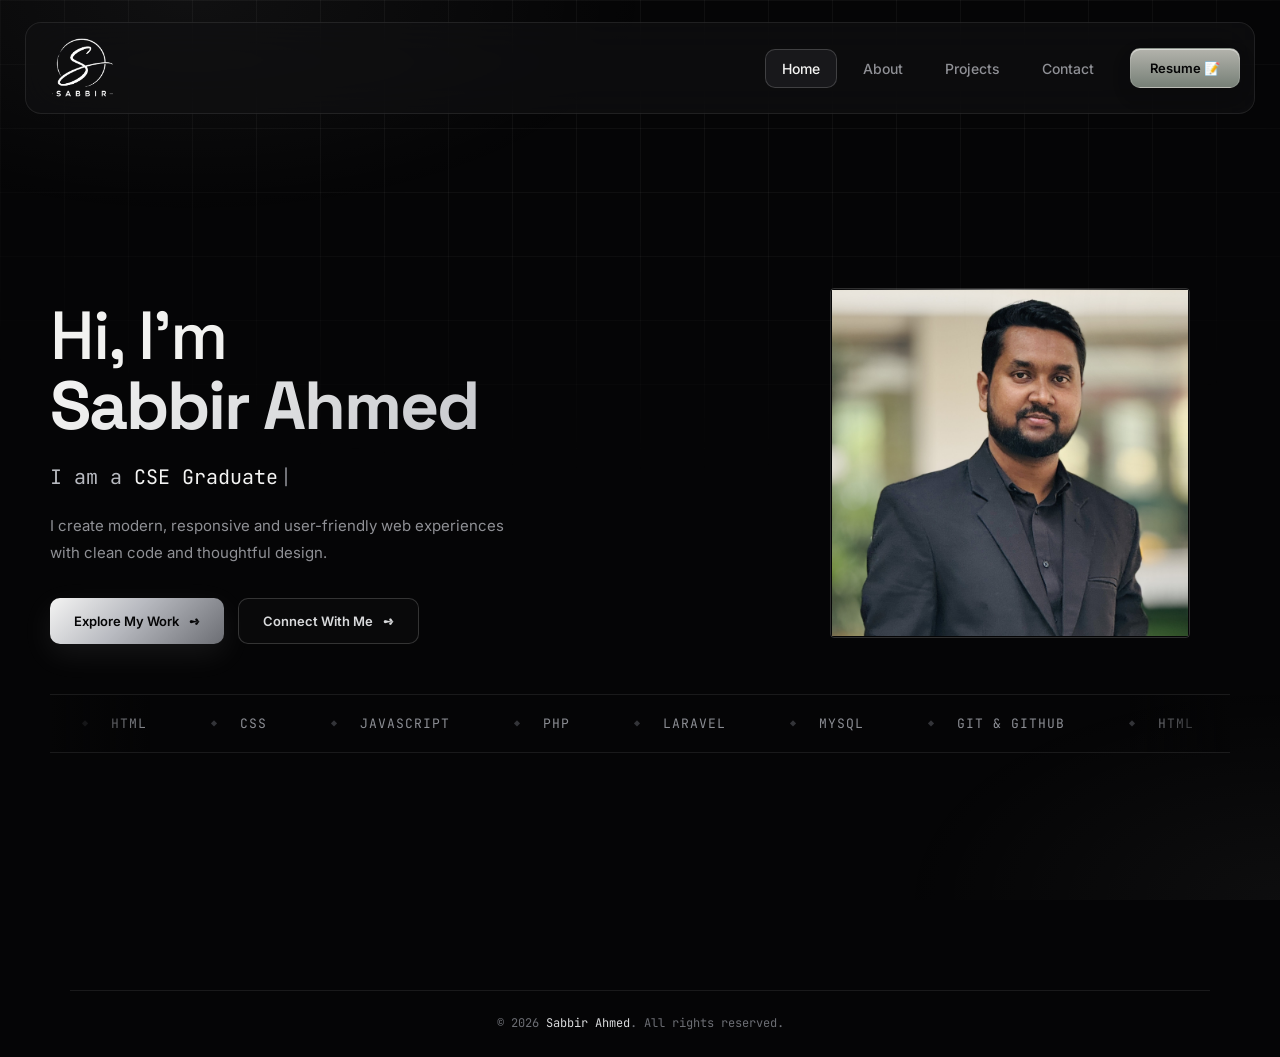
<file: index.html>
<!DOCTYPE html>
<html lang="en">

<head>

    <meta charset="UTF-8">
    <meta name="viewport" content="width=device-width, initial-scale=1.0">
    <meta name="description" content="Sabbir Ahmed — Computer Science & Engineering graduate and full-stack developer building clean, responsive web experiences.">

    <title>Sabbir Ahmed | Portfolio</title>

    <link rel="stylesheet" href="css/main.css">
    <link rel="stylesheet" href="css/home.css">

    <link rel="shortcut icon" href="./assets/img/sabbir/W.png" type="image/x-icon">

    <link rel="preconnect" href="https://fonts.googleapis.com">
    <link rel="preconnect" href="https://fonts.gstatic.com" crossorigin>
    <link href="https://fonts.googleapis.com/css2?family=Space+Grotesk:wght@500;600;700&family=Inter:wght@400;500;600&family=JetBrains+Mono:wght@400;500&display=swap" rel="stylesheet">

</head>

<body>

    <div class="page-transition">
        <div class="bar"></div>
        <div class="bar"></div>
        <div class="bar"></div>
        <div class="bar"></div>
        <div class="bar"></div>
    </div>

    <header class="navbar">

         <a href="index.html" class="logo">
            <img src="assets/img/sabbir/logo.png" alt="Sabbir Ahmed Logo">
        </a>

        <nav class="nav-menu">
            <a href="index.html" class="active">Home</a>
            <a href="about.html">About</a>
            <a href="project.html">Projects</a>
            <a href="contact.html">Contact</a>
            <a href="resume.html" class="resume-nav">Resume 📝</a>
        </nav>

        <button class="menu-toggle" aria-label="Toggle navigation menu" aria-expanded="false">
            <span></span>
            <span></span>
        </button>

    </header>


    <main>

        <section class="home-section">

            <div class="home-content">

                <div class="home-text">

                    <h1 class="home-title">
                        Hi, I'm
                        <strong>Sabbir Ahmed</strong>
                    </h1>

                    <h2>
                        I am a
                        <span id="typing"></span><span class="typing-cursor">|</span>
                    </h2>

                    <p class="home-desc">
                        I create modern, responsive and
                        user-friendly web experiences with
                        clean code and thoughtful design.
                    </p>

                    <div class="home-buttons">
                        <a href="project.html" class="btn-primary">
                            Explore My Work<span>➺</span>
                        </a>
                        <a href="contact.html" class="btn-outline">
                            Connect With Me <span>➺</span>
                        </a>
                    </div>

                </div>

                <div class="home-image">

                    <div class="image-card bracket">
                        <div class="image-glow"></div>
                        <img src="assets/img/sabbir/3.JPG" alt="Sabbir Ahmed">
                        <div class="scan-line"></div>
                    </div>

                </div>

            </div>

            <section class="skills-marquee">
                <div class="marquee-track">
                    <div class="marquee-item"><span>◆</span>HTML</div>
                    <div class="marquee-item"><span>◆</span>CSS</div>
                    <div class="marquee-item"><span>◆</span>JavaScript</div>
                    <div class="marquee-item"><span>◆</span>PHP</div>
                    <div class="marquee-item"><span>◆</span>Laravel</div>
                    <div class="marquee-item"><span>◆</span>MySQL</div>
                    <div class="marquee-item"><span>◆</span>Git & GitHub</div>

                    <div class="marquee-item"><span>◆</span>HTML</div>
                    <div class="marquee-item"><span>◆</span>CSS</div>
                    <div class="marquee-item"><span>◆</span>JavaScript</div>
                    <div class="marquee-item"><span>◆</span>PHP</div>
                    <div class="marquee-item"><span>◆</span>Laravel</div>
                    <div class="marquee-item"><span>◆</span>MySQL</div>
                    <div class="marquee-item"><span>◆</span>Git & GitHub</div>
                </div>
            </section>

        </section>

    </main>

    <footer class="footer">
        <p>© 2026 <span>Sabbir Ahmed</span>. All rights reserved.</p>
    </footer>

    <script src="js/common.js"></script>
    <script src="js/home.js"></script>

</body>

</html>
</file>
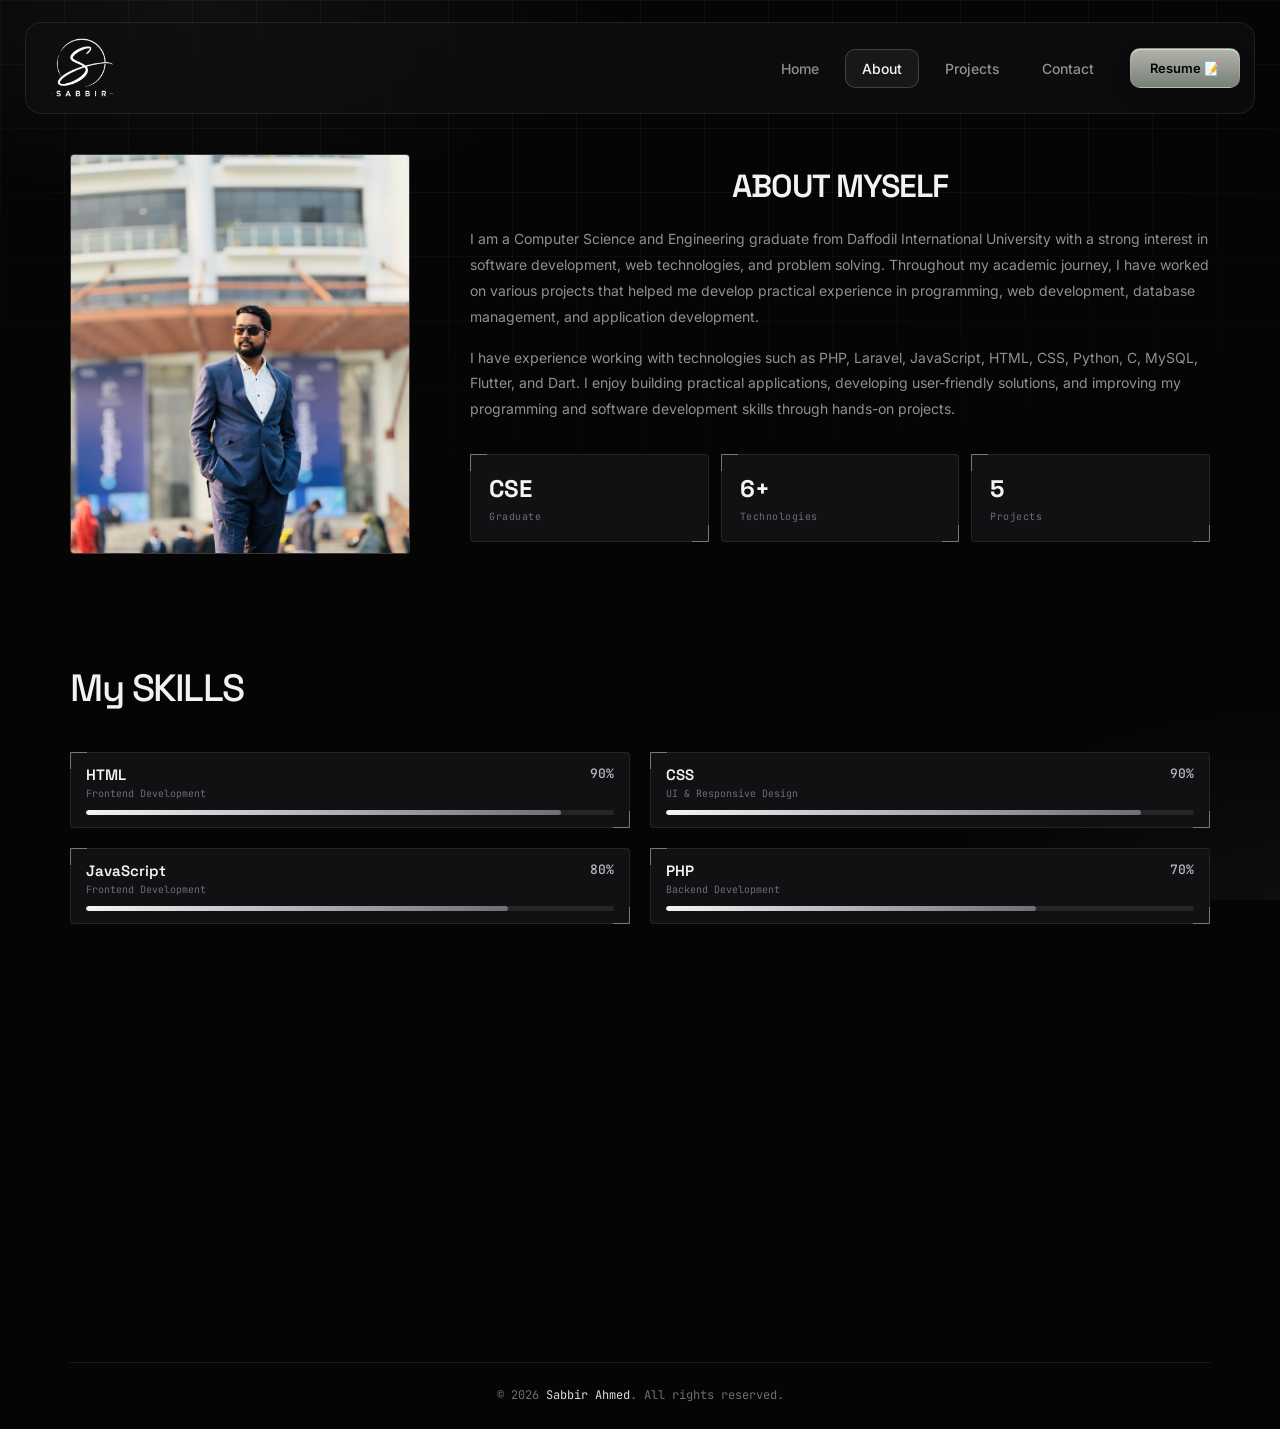
<file: about.html>
<!DOCTYPE html>
<html lang="en">

<head>

    <meta charset="UTF-8">
    <meta name="viewport" content="width=device-width, initial-scale=1.0">
    <meta name="description"
        content="About Sabbir Ahmed — Computer Science & Engineering graduate specializing in HTML, CSS, JavaScript, PHP, Laravel and MySQL.">

    <title>About | Sabbir Ahmed</title>

    <link rel="stylesheet" href="css/main.css">
    <link rel="stylesheet" href="css/about.css">

    <link rel="shortcut icon" href="./assets/img/sabbir/W.png" type="image/x-icon">

    <link rel="preconnect" href="https://fonts.googleapis.com">
    <link rel="preconnect" href="https://fonts.gstatic.com" crossorigin>
    <link
        href="https://fonts.googleapis.com/css2?family=Space+Grotesk:wght@500;600;700&family=Inter:wght@400;500;600&family=JetBrains+Mono:wght@400;500&display=swap"
        rel="stylesheet">

</head>

<body>

    <div class="page-transition">
        <div class="bar"></div>
        <div class="bar"></div>
        <div class="bar"></div>
        <div class="bar"></div>
        <div class="bar"></div>
    </div>

    <header class="navbar">

        <a href="index.html" class="logo">
            <img src="assets/img/sabbir/logo.png" alt="Sabbir Ahmed Logo">
        </a>

        <nav class="nav-menu">
            <a href="index.html" ">Home</a>
            <a href="about.html" class="active">About</a>
            <a href="project.html">Projects</a>
            <a href="contact.html">Contact</a>
            <a href="resume.html" class="resume-nav">Resume 📝</a>
        </nav>

        <button class="menu-toggle" aria-label="Toggle navigation menu" aria-expanded="false">
            <span></span>
            <span></span>
        </button>

    </header>


    <main>

        <section class="page-section about-page">

            <div class="about-layout">

                <div class="about-photo bracket split-in">
                    <img src="assets/img/sabbir/4.JPG" alt="Sabbir Ahmed">
                </div>

                <div class="about-content split-in">

                    <h2>ABOUT MYSELF</h2>

                    <div class="about-scroll">

                        <div class="about-text">

                            <p>
                                I am a Computer Science and Engineering graduate from Daffodil International University
                                with a strong interest in software development, web technologies, and problem solving.
                                Throughout my academic journey, I have worked on various projects that helped me develop
                                practical experience in programming, web development, database management, and
                                application development.
                            </p>

                            <p>
                                I have experience working with technologies such as PHP, Laravel, JavaScript, HTML, CSS,
                                Python, C, MySQL, Flutter, and Dart. I enjoy building practical applications, developing
                                user-friendly solutions, and improving my programming and software development skills
                                through hands-on projects.
                            </p>

                            <p>
                                My primary interest is in Full Stack Web Development and Software Engineering. I am also
                                interested in Data Science and Machine Learning and enjoy exploring how data-driven
                                technologies can be applied to solve real-world problems. I am continuously learning new
                                technologies and looking forward to developing scalable, efficient, and meaningful
                                software solutions.

                            </p>

                        </div>

                    </div>

                    <div class="about-stats">

                        <div class="stat-card bracket">
                            <strong>CSE</strong>
                            <span>Graduate</span>
                        </div>

                        <div class="stat-card bracket">
                            <strong>6+</strong>
                            <span>Technologies</span>
                        </div>

                        <div class="stat-card bracket">
                            <strong>5</strong>
                            <span>Projects</span>
                        </div>

                    </div>

                </div>

            </div>

            <section class="skills-section">

                <div class="sub-heading">
                    <h2>My SKILLS</h2>
                </div>

                <div class="skills-grid">

                    <div class="skill-card bracket">
                        <div class="skill-card-top">
                            <div>
                                <h3>HTML</h3>
                                <p>Frontend Development</p>
                            </div>
                            <strong>90%</strong>
                        </div>
                        <div class="skill-bar"><span data-width="90"></span></div>
                    </div>

                    <div class="skill-card bracket">
                        <div class="skill-card-top">
                            <div>
                                <h3>CSS</h3>
                                <p>UI & Responsive Design</p>
                            </div>
                            <strong>90%</strong>
                        </div>
                        <div class="skill-bar"><span data-width="90"></span></div>
                    </div>

                    <div class="skill-card bracket">
                        <div class="skill-card-top">
                            <div>
                                <h3>JavaScript</h3>
                                <p>Frontend Development</p>
                            </div>
                            <strong>80%</strong>
                        </div>
                        <div class="skill-bar"><span data-width="80"></span></div>
                    </div>

                    <div class="skill-card bracket">
                        <div class="skill-card-top">
                            <div>
                                <h3>PHP</h3>
                                <p>Backend Development</p>
                            </div>
                            <strong>70%</strong>
                        </div>
                        <div class="skill-bar"><span data-width="70"></span></div>
                    </div>

                    <div class="skill-card bracket">
                        <div class="skill-card-top">
                            <div>
                                <h3>Laravel</h3>
                                <p>Backend Framework</p>
                            </div>
                            <strong>80%</strong>
                        </div>
                        <div class="skill-bar"><span data-width="80"></span></div>
                    </div>

                    <div class="skill-card bracket">
                        <div class="skill-card-top">
                            <div>
                                <h3>MySQL</h3>
                                <p>Database Management</p>
                            </div>
                            <strong>80%</strong>
                        </div>
                        <div class="skill-bar"><span data-width="80"></span></div>
                    </div>

                    <div class="skill-card bracket">
                        <div class="skill-card-top">
                            <div>
                                <h3>C</h3>
                                <p>Programming Language</p>
                            </div>
                            <strong>90%</strong>
                        </div>
                        <div class="skill-bar"><span data-width="90"></span></div>
                    </div>

                    <div class="skill-card bracket">
                        <div class="skill-card-top">
                            <div>
                                <h3>Python</h3>
                                <p>Programming Language</p>
                            </div>
                            <strong>70%</strong>
                        </div>
                        <div class="skill-bar"><span data-width="70"></span></div>
                    </div>
                    <div class="skill-card bracket">
                        <div class="skill-card-top">
                            <div>
                                <h3>Flutter</h3>
                                <p>Mobile Development Framework</p>
                            </div>
                            <strong>70%</strong>
                        </div>
                        <div class="skill-bar"><span data-width="70"></span></div>
                    </div>
                    <div class="skill-card bracket">
                        <div class="skill-card-top">
                            <div>
                                <h3>Dart</h3>
                                <p>Programming Language</p>
                            </div>
                            <strong>70%</strong>
                        </div>
                        <div class="skill-bar"><span data-width="70"></span></div>
                    </div>

                </div>

            </section>

        </section>

    </main>


    <footer class="footer">
        <p>© 2026 <span>Sabbir Ahmed</span>. All rights reserved.</p>
    </footer>

    <script src="js/common.js"></script>
    <script src="js/about.js"></script>

</body>

</html>
</file>
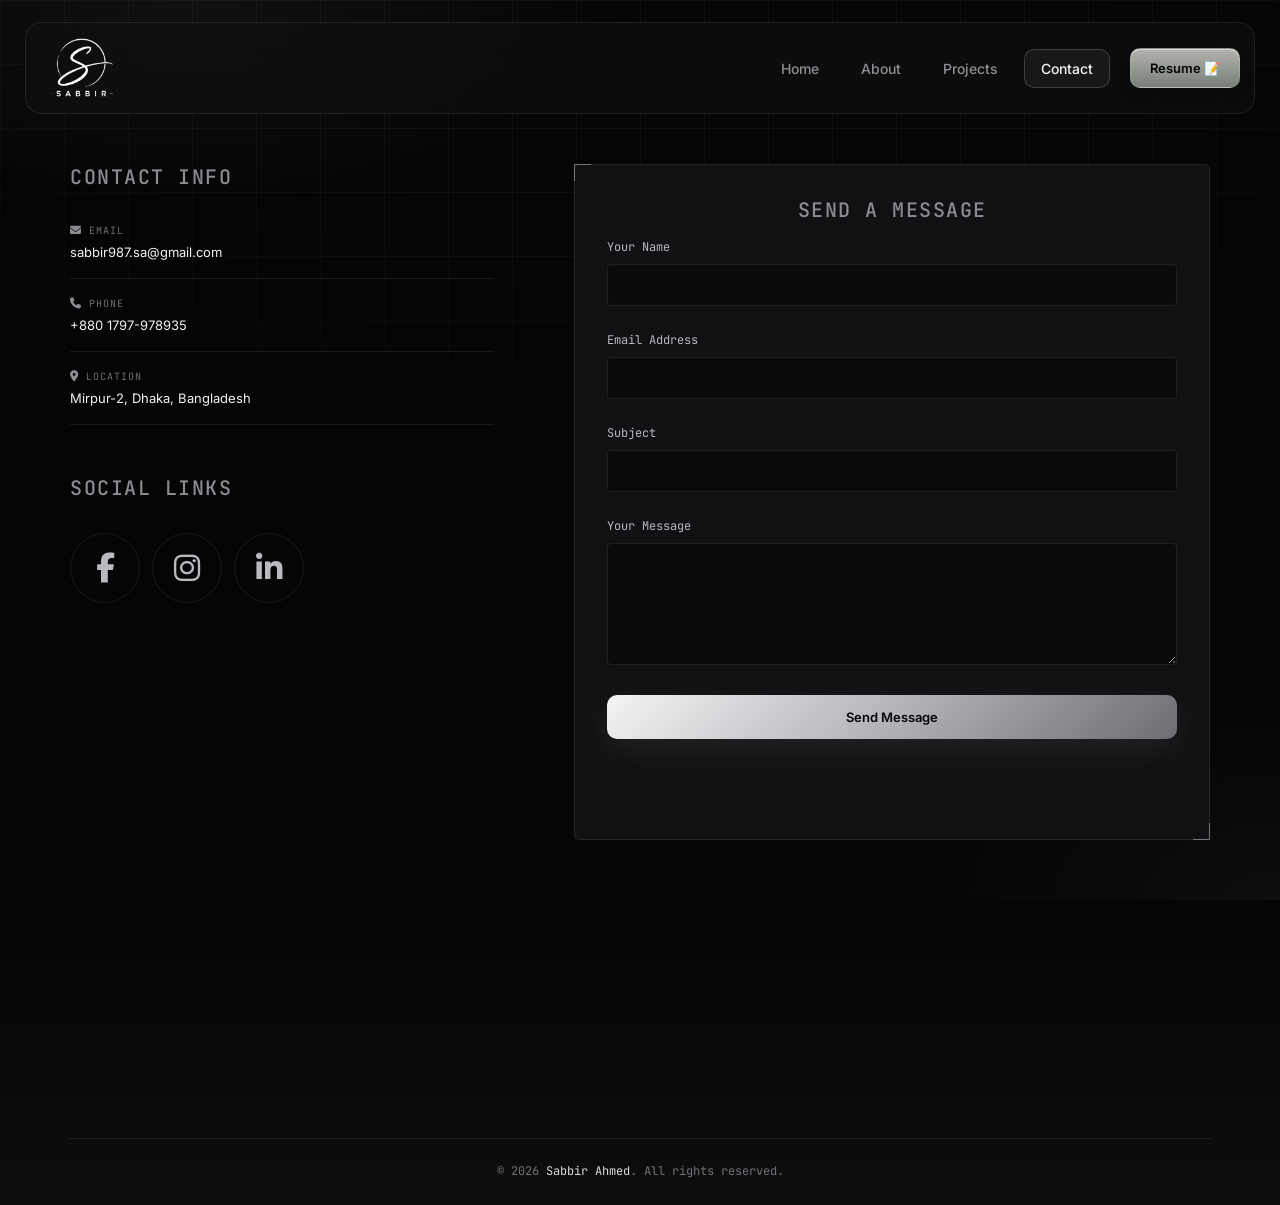
<file: contact.html>
<!DOCTYPE html>
<html lang="en">

<head>

    <meta charset="UTF-8">
    <meta name="viewport" content="width=device-width, initial-scale=1.0">
    <meta name="description" content="Get in touch with Sabbir Ahmed for web development projects and collaboration.">

    <title>Contact | Sabbir Ahmed</title>

    <link rel="stylesheet" href="https://cdnjs.cloudflare.com/ajax/libs/font-awesome/6.5.1/css/all.min.css">

    <link rel="stylesheet" href="css/main.css">
    <link rel="stylesheet" href="css/contact.css">

    <link rel="shortcut icon" href="./assets/img/sabbir/W.png" type="image/x-icon">

    <link rel="preconnect" href="https://fonts.googleapis.com">
    <link rel="preconnect" href="https://fonts.gstatic.com" crossorigin>
    <link
        href="https://fonts.googleapis.com/css2?family=Space+Grotesk:wght@500;600;700&family=Inter:wght@400;500;600&family=JetBrains+Mono:wght@400;500&display=swap"
        rel="stylesheet">

</head>

<body>

    <div class="page-transition">
        <div class="bar"></div>
        <div class="bar"></div>
        <div class="bar"></div>
        <div class="bar"></div>
        <div class="bar"></div>
    </div>

    <div class="radar-sweep"></div>

    <header class="navbar">

        <a href="index.html" class="logo">
            <img src="assets/img/sabbir/logo.png" alt="Sabbir Ahmed Logo">
        </a>

        <nav class="nav-menu">
            <a href="index.html">Home</a>
            <a href="about.html">About</a>
            <a href="project.html">Projects</a>
            <a href="contact.html" class="active">Contact</a>
            <a href="resume.html" class="resume-nav">Resume 📝</a>
        </nav>

        <button class="menu-toggle" aria-label="Toggle navigation menu" aria-expanded="false">
            <span></span>
            <span></span>
        </button>

    </header>


    <main>

        <section class="page-section contact-section">

            <div class="contact-grid">

                <div class="contact-info">

                    <h2 class="info-heading">Contact Info</h2>

                    <div class="contact-details">

                        <a href="mailto:sabbir987.sa@gmail.com">
                            <span><i class="fa-solid fa-envelope"></i> Email</span>
                            sabbir987.sa@gmail.com
                        </a>

                        <a href="tel:+8801797978935">
                            <span><i class="fa-solid fa-phone"></i> Phone</span>
                            +880 1797-978935
                        </a>

                        <a href="https://maps.app.goo.gl/ahuyFz4s7BJponyi7" target="_blank" rel="noopener" aria-label="Google Maps">
                            <span><i class="fa-solid fa-map-marker-alt"></i> Location</span>
                           Mirpur-2, Dhaka, Bangladesh
                        </a>

                    </div>

                    <h2 class="info-heading">Social Links</h2>

                    <div class="social-links">

                        <a href="https://www.facebook.com/Sabbir.290/" target="_blank" rel="noopener"
                            aria-label="Facebook">
                            <i class="fa-brands fa-facebook-f"></i>
                        </a>

                        <a href="https://www.instagram.com/5abbir/" target="_blank" rel="noopener"
                            aria-label="Instagram">
                            <i class="fa-brands fa-instagram"></i>
                        </a>

                        <a href="https://www.linkedin.com/in/sabbir-ahmed-cse/" target="_blank" rel="noopener"
                            aria-label="LinkedIn">
                            <i class="fa-brands fa-linkedin-in"></i>
                        </a>

                        <a href="https://github.com/5abbir-Ahmed" target="_blank" rel="noopener" aria-label="GitHub">
                            <i class="fa-brands fa-github"></i>
                        </a>

                    </div>

                </div>

                <form class="contact-form bracket" action="https://formspree.io/f/xppaywdl" method="POST">

                    <h2 class="form-heading">Send a Message</h2>

                    <div class="form-group">
                        <label for="name">Your Name</label>
                        <input type="text" id="name" name="name" autocomplete="name" required>
                    </div>

                    <div class="form-group">
                        <label for="email">Email Address</label>
                        <input type="email" id="email" name="email" autocomplete="email" required>
                    </div>

                    <div class="form-group">
                        <label for="subject">Subject</label>
                        <input type="text" id="subject" name="subject">
                    </div>

                    <div class="form-group">
                        <label for="message">Your Message</label>
                        <textarea id="message" name="message" rows="5" required></textarea>
                    </div>

                    <span>
                        <button type="submit" class="btn-primary">
                            Send Message
                        </button>
                    </span>

                    <p class="form-status" aria-live="polite"></p>

                </form>

                <div class="form-status" aria-live="polite">
                </div>

            </div>

        </section>

    </main>

    <footer class="footer">
        <p>© 2026 <span>Sabbir Ahmed</span>. All rights reserved.</p>
    </footer>

    <script src="js/common.js"></script>
    <script src="js/contact.js"></script>

</body>

</html>
</file>
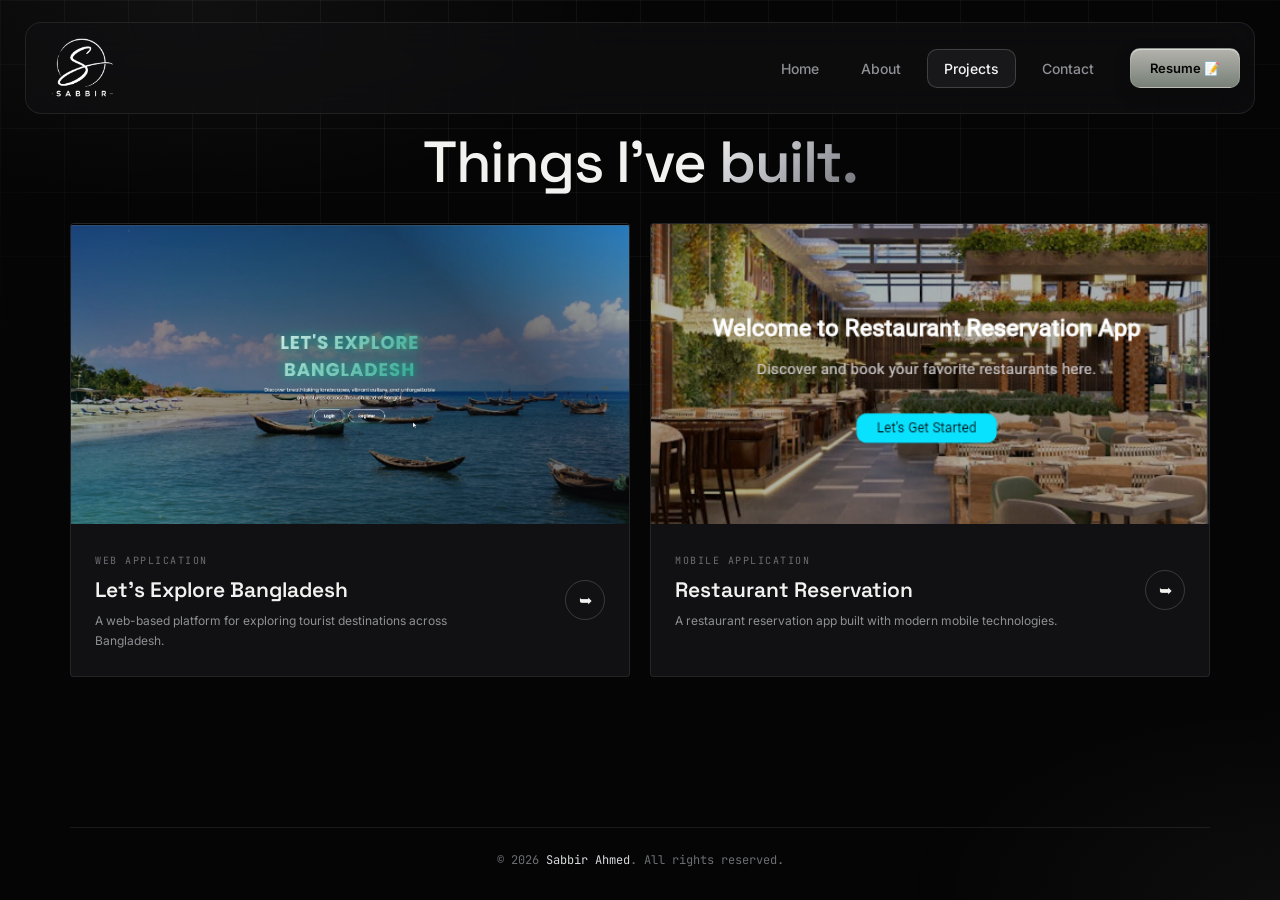
<file: project.html>
<!DOCTYPE html>
<html lang="en">

<head>

    <meta charset="UTF-8">
    <meta name="viewport" content="width=device-width, initial-scale=1.0">
    <meta name="description"
        content="A selection of web development projects by Sabbir Ahmed, including full-stack applications and responsive websites.">

    <title>Projects | Sabbir Ahmed</title>

    <link rel="stylesheet" href="css/main.css">
    <link rel="stylesheet" href="css/project.css">

    <link rel="shortcut icon" href="./assets/img/sabbir/W.png" type="image/x-icon">

    <link rel="preconnect" href="https://fonts.googleapis.com">
    <link rel="preconnect" href="https://fonts.gstatic.com" crossorigin>
    <link
        href="https://fonts.googleapis.com/css2?family=Space+Grotesk:wght@500;600;700&family=Inter:wght@400;500;600&family=JetBrains+Mono:wght@400;500&display=swap"
        rel="stylesheet">

</head>

<body>

    <div class="page-transition">
        <div class="bar"></div>
        <div class="bar"></div>
        <div class="bar"></div>
        <div class="bar"></div>
        <div class="bar"></div>
    </div>

    <header class="navbar">

        <a href="index.html" class="logo">
            <img src="assets/img/sabbir/logo.png" alt="Sabbir Ahmed Logo">
        </a>

        <nav class="nav-menu">
            <a href="index.html">Home</a>
            <a href="about.html">About</a>
            <a href="project.html" class="active">Projects</a>
            <a href="contact.html">Contact</a>
            <a href="resume.html" class="resume-nav">Resume 📝</a>
        </nav>

        <button class="menu-toggle" aria-label="Toggle navigation menu" aria-expanded="false">
            <span></span>
            <span></span>
        </button>

    </header>

    <main>

        <section class="page-section">

            <div class="page-heading">
                <h1>Things I've <strong>built.</strong></h1>
            </div>

    
            <div class="projects-page" id="projectsGrid"></div>

        </section>

    </main>

    <footer class="footer">
        <p>© 2026 <span>Sabbir Ahmed</span>. All rights reserved.</p>
    </footer>

    <script src="js/project-details.js"></script>
    <script src="js/common.js"></script>
    <script src="js/project.js"></script>

</body>

</html>
</file>
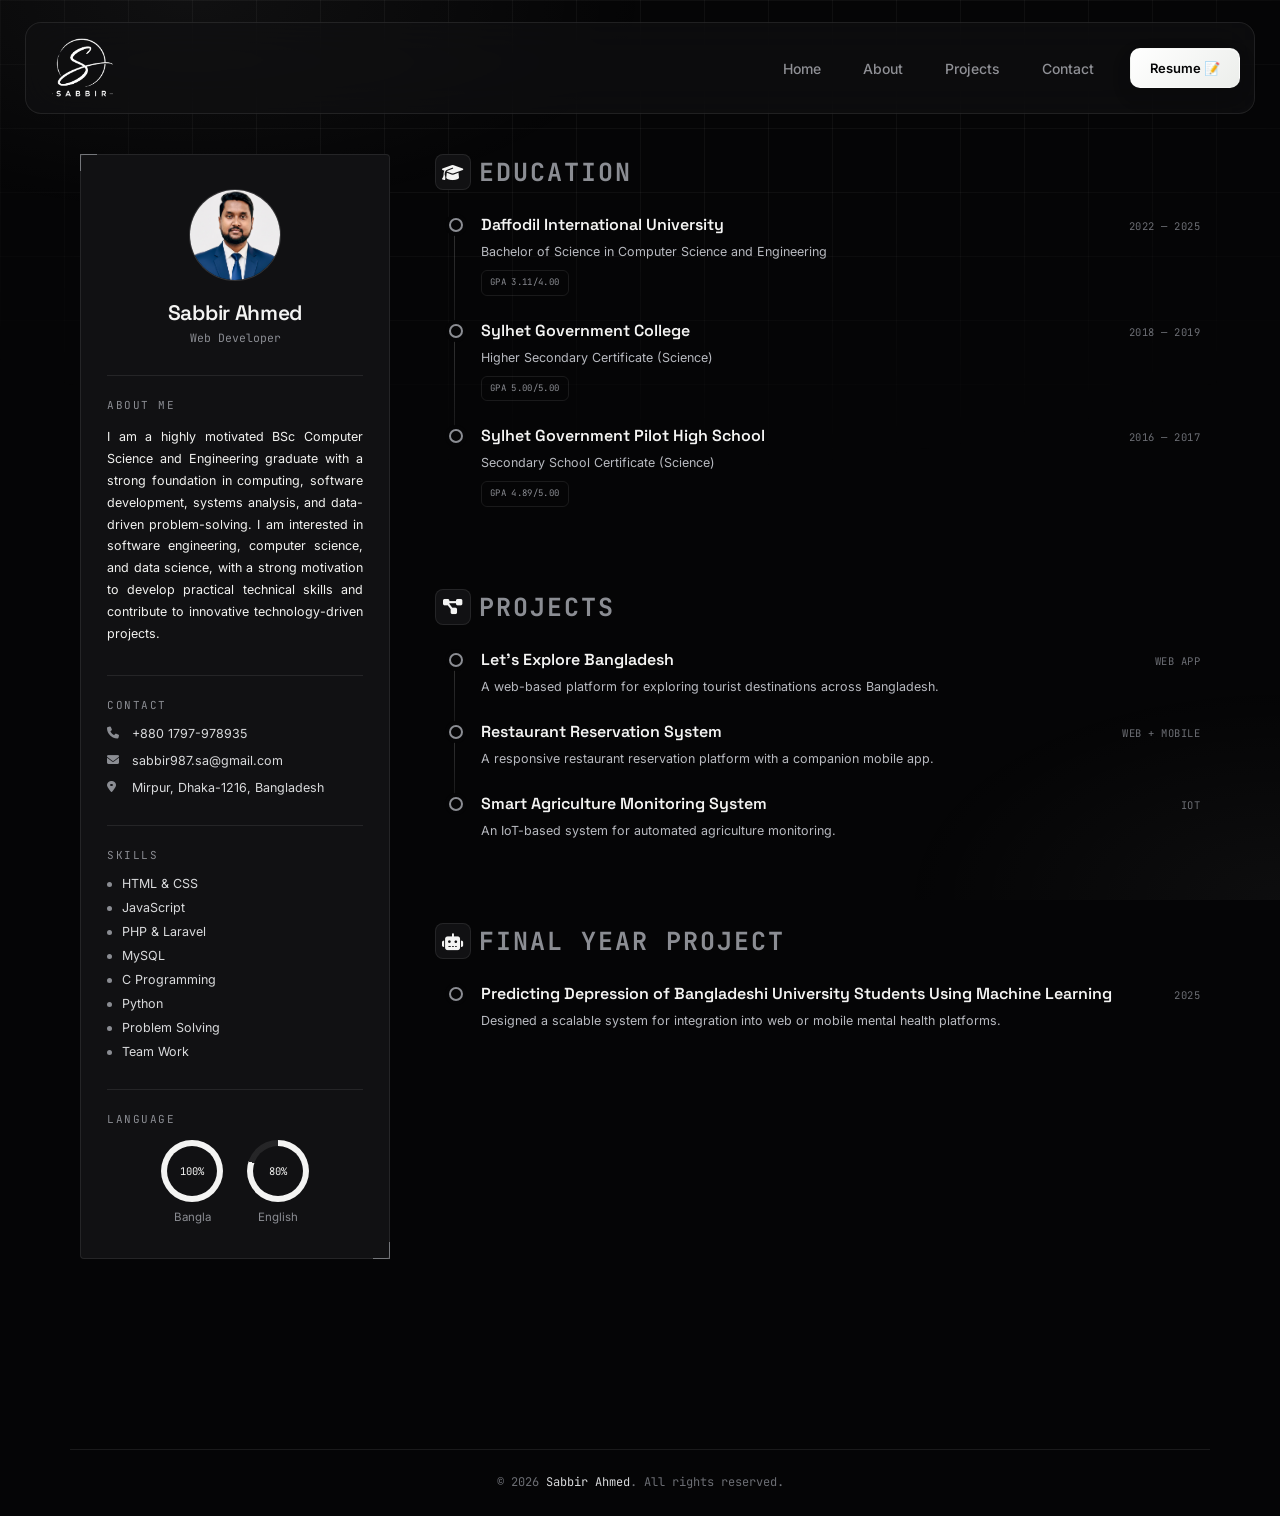
<file: resume.html>
<!DOCTYPE html>
<html lang="en">

<head>

    <meta charset="UTF-8">
    <meta name="viewport" content="width=device-width, initial-scale=1.0">
    <meta name="description" content="Resume and professional background of Sabbir Ahmed, Full-Stack Developer.">

    <title>Resume | Sabbir Ahmed</title>

    <link rel="stylesheet" href="https://cdnjs.cloudflare.com/ajax/libs/font-awesome/6.5.1/css/all.min.css">

    <link rel="stylesheet" href="css/main.css">
    <link rel="stylesheet" href="css/resume.css">

    <link rel="shortcut icon" href="./assets/img/sabbir/W.png" type="image/x-icon">

    <link rel="preconnect" href="https://fonts.googleapis.com">
    <link rel="preconnect" href="https://fonts.gstatic.com" crossorigin>
    <link
        href="https://fonts.googleapis.com/css2?family=Space+Grotesk:wght@500;600;700&family=Inter:wght@400;500;600;700&family=JetBrains+Mono:wght@400;500&display=swap"
        rel="stylesheet">

</head>

<body>

    <div class="page-transition">
        <div class="bar"></div>
        <div class="bar"></div>
        <div class="bar"></div>
        <div class="bar"></div>
        <div class="bar"></div>
    </div>

    <header class="navbar">

        <a href="index.html" class="logo">
            <img src="assets/img/sabbir/logo.png" alt="Sabbir Ahmed Logo">
        </a>

        <nav class="nav-menu">
            <a href="index.html">Home</a>
            <a href="about.html">About</a>
            <a href="project.html">Projects</a>
            <a href="contact.html">Contact</a>
            <a href="resume.html" class="active resume-nav">Resume 📝</a>
        </nav>

        <button class="menu-toggle" aria-label="Toggle navigation menu" aria-expanded="false">
            <span></span>
            <span></span>
        </button>

    </header>


    <main>

        <section class="page-section resume-section">

            <div class="cv-layout">

                <aside class="cv-sidebar bracket" id="cvSidebar">

                    <div class="cv-avatar">
                        <img src="assets/img/sabbir/2.PNG" alt="Sabbir Ahmed">
                    </div>

                    <div class="cv-identity">
                        <h2>Sabbir Ahmed</h2>
                        <p>Web Developer</p>
                    </div>

                    <div class="cv-block">
                        <span class="cv-block-label">About Me</span>
                        <p class="cv-about-text">
                            I am a highly motivated BSc Computer Science and Engineering graduate with a strong
                            foundation in computing, software
                            development, systems analysis, and data-driven problem-solving. 
                            I am interested in software engineering, computer science, and data science, with a strong
                            motivation to develop practical
                            technical skills and contribute to innovative technology-driven projects.
                        </p>
                    </div>

                    <div class="cv-block">
                        <span class="cv-block-label">Contact</span>

                        <ul class="cv-contact-list">
                            <li>
                                <i class="fa-solid fa-phone"></i>
                                <a href="tel:+8801797978935">+880 1797-978935</a>
                            </li>
                            <li>
                                <i class="fa-solid fa-envelope"></i>
                                <a href="mailto:sabbir987.sa@gmail.com">sabbir987.sa@gmail.com</a>
                            </li>
                            <li>
                                <i class="fa-solid fa-map-marker-alt"></i>
                                <span>Mirpur, Dhaka-1216, Bangladesh</span>
                            </li>
                        </ul>
                    </div>

                    <div class="cv-block">
                        <span class="cv-block-label">Skills</span>

                        <ul class="cv-dot-list">
                            <li>HTML & CSS</li>
                            <li>JavaScript</li>
                            <li>PHP & Laravel</li>
                            <li>MySQL</li>
                            <li>C Programming</li>
                            <li>Python</li>
                            <li>Problem Solving</li>
                            <li>Team Work</li>
                        </ul>
                    </div>

                    <div class="cv-block">
                        <span class="cv-block-label">Language</span>

                        <div class="cv-lang-row">

                            <div class="cv-lang-item">
                                <div class="cv-lang-circle" style="--pct:100">
                                    <span>100%</span>
                                </div>
                                <p>Bangla</p>
                            </div>

                            <div class="cv-lang-item">
                                <div class="cv-lang-circle" style="--pct:80">
                                    <span>80%</span>
                                </div>
                                <p>English</p>
                            </div>

                        </div>
                    </div>

                </aside>


                <div class="cv-main">

                    <section class="cv-section">
                        <h3 class="cv-heading">Education</h3>

                        <div class="cv-entry">
                            <div class="cv-entry-row">
                                <strong>Daffodil International University</strong>
                                <span class="cv-date">2022 — 2025</span>
                            </div>
                            <p class="cv-org">Bachelor of Science in Computer Science and Engineering</p>
                            <p class="cv-org">GPA 3.11/4.00</p>
                        </div>

                        <div class="cv-entry">
                            <div class="cv-entry-row">
                                <strong>Sylhet Government College</strong>
                                <span class="cv-date">2018 — 2019</span>
                            </div>
                            <p class="cv-org">Higher Secondary Certificate (Science) </p>
                            <p class="cv-org">GPA 5.00/5.00</p>
                        </div>

                        <div class="cv-entry">
                            <div class="cv-entry-row">
                                <strong>Sylhet Government Pilot High School</strong>
                                <span class="cv-date">2016 — 2017</span>
                            </div>
                            <p class="cv-org">Secondary School Certificate (Science) </p>
                            <p class="cv-org">GPA 4.89/5.00</p>
                        </div>
                    </section>

                    <section class="cv-section">
                        <h3 class="cv-heading">Projects</h3>

                        <div class="cv-entry">
                            <div class="cv-entry-row">
                                <strong>Let's Explore Bangladesh</strong>
                                <span class="cv-date">Web App</span>
                            </div>
                            <p class="cv-org">A web-based platform for exploring tourist destinations across Bangladesh.
                            </p>
                        </div>

                        <div class="cv-entry">
                            <div class="cv-entry-row">
                                <strong>Restaurant Reservation System</strong>
                                <span class="cv-date">Web + Mobile</span>
                            </div>
                            <p class="cv-org">A responsive restaurant reservation platform with a companion mobile app.
                            </p>
                        </div>

                        <div class="cv-entry">
                            <div class="cv-entry-row">
                                <strong>Smart Agriculture Monitoring System</strong>
                                <span class="cv-date">IoT</span>
                            </div>
                            <p class="cv-org">An IoT-based system for automated agriculture monitoring.</p>
                        </div>

                    </section>

                    <section class="cv-section">
                        <h3 class="cv-heading">Final Year Project</h3>

                        <div class="cv-entry">
                            <div class="cv-entry-row">
                                <strong>Predicting Depression of Bangladeshi University Students Using Machine
                                    Learning</strong>
                                <span class="cv-date">2025</span>
                            </div>
                            <p class="cv-org">Designed a scalable system for integration into web or mobile mental
                                health platforms.</p>
                        </div>

                    </section>
                </div>

            </div>

        </section>

    </main>

    <footer class="footer">
        <p>© 2026 <span>Sabbir Ahmed</span>. All rights reserved.</p>
    </footer>

    <script src="js/common.js"></script>
    <script src="js/resume.js"></script>

</body>

</html>
</file>
<file: css/main.css>
/* =====================================================
   DESIGN TOKENS
===================================================== */

:root {
    --black: #050506;
    --black-soft: #0a0a0c;
    --panel: #111113;
    --panel-light: #18181b;

    --ash-100: #f4f4f3;
    --ash-200: #d9dadc;
    --ash-300: #b8bac0;
    --ash-500: #8b8d93;
    --ash-600: #6c6e74;
    --ash-800: #333438;

    --line: rgba(244, 244, 243, 0.09);
    --line-strong: rgba(244, 244, 243, 0.18);

    --text: #f2f2f0;
    --muted: #8f9095;

    --grad: linear-gradient(135deg, #f4f4f3, #b8bac0 45%, #6c6e74);

    --display: "Space Grotesk", sans-serif;
    --body: "Inter", sans-serif;
    --mono: "JetBrains Mono", monospace;

    --radius: 18px;
}

/* =====================================================
   RESET
===================================================== */

* {
    margin: 0;
    padding: 0;
    box-sizing: border-box;
}

html {
    scroll-behavior: smooth;
    overflow-x: hidden;
}

body {
    background: var(--black);
    color: var(--text);
    font-family: var(--body);
    min-height: 100vh;
    overflow-x: hidden;
    position: relative;
}

/* faint blueprint grid + noise wash across the whole site */
body::before {
    content: "";
    position: fixed;
    inset: 0;
    z-index: -2;
    background-image:
        linear-gradient(var(--line) 1px, transparent 1px),
        linear-gradient(90deg, var(--line) 1px, transparent 1px);
    background-size: 64px 64px;
    mask-image: radial-gradient(ellipse 90% 60% at 50% 0%, black 40%, transparent 90%);
    opacity: .5;
    pointer-events: none;
}

body::after {
    content: "";
    position: fixed;
    inset: 0;
    z-index: -1;
    background:
        radial-gradient(ellipse 60% 40% at 15% 0%, rgba(244, 244, 243, .05), transparent 60%),
        radial-gradient(ellipse 50% 40% at 100% 100%, rgba(244, 244, 243, .04), transparent 60%);
    pointer-events: none;
}

a {
    color: inherit;
    text-decoration: none;
}

img {
    max-width: 100%;
    display: block;
}

button,
input,
textarea {
    font: inherit;
}

@media (prefers-reduced-motion: reduce) {

    *,
    *::before,
    *::after {
        animation-duration: .01ms !important;
        animation-iteration-count: 1 !important;
        transition-duration: .01ms !important;
        scroll-behavior: auto !important;
    }
}

a:focus-visible,
button:focus-visible,
input:focus-visible,
textarea:focus-visible {
    outline: 1px solid var(--ash-100);
    outline-offset: 4px;
    border-radius: 4px;
}

::selection {
    background: var(--ash-100);
    color: var(--black);
}

/* =====================================================
   PAGE TRANSITION OVERLAY (shared shell, per-page JS
   controls how it animates in)
===================================================== */

.page-transition {
    position: fixed;
    inset: 0;
    z-index: 99999;
    pointer-events: none;
    overflow: hidden;
    background: rgba(6, 6, 8, .18);
    backdrop-filter: blur(22px) saturate(115%);
    -webkit-backdrop-filter: blur(22px) saturate(115%);
    opacity: 0;
    transition: opacity .8s cubic-bezier(.16, 1, .3, 1);
}

.page-transition::before {
    content: "";
    position: absolute;
    inset: 0;
    background:
        radial-gradient(circle at 50% 35%, rgba(255, 255, 255, .08), transparent 52%),
        linear-gradient(180deg, rgba(255, 255, 255, .02), rgba(255, 255, 255, 0));
    opacity: .85;
    transition: opacity .8s ease;
    pointer-events: none;
}

.page-transition .bar {
    display: none;
}

.page-transition .bar:last-child {
    border-right: none;
}

.page-transition.is-entering .bar {
    transform: none;
}

.page-transition.closing .bar {
    transform: none;
}

.page-transition.is-entering::before,
.page-transition.closing::before {
    opacity: 1;
}

.page-transition.is-entering,
.page-transition.closing {
    opacity: 1;
}

.page-transition .bar:nth-child(1) {
    transition-delay: 0ms;
}

.page-transition .bar:nth-child(2) {
    transition-delay: 35ms;
}

.page-transition .bar:nth-child(3) {
    transition-delay: 70ms;
}

.page-transition .bar:nth-child(4) {
    transition-delay: 105ms;
}

.page-transition .bar:nth-child(5) {
    transition-delay: 140ms;
}

/* =====================================================
   CORNER BRACKETS — signature framing motif
===================================================== */

.bracket {
    position: relative;
}

.bracket::before,
.bracket::after,
.bracket .corner-tl,
.bracket .corner-br {
    content: "";
    position: absolute;
    width: 16px;
    height: 16px;
    border: 1.5px solid var(--ash-300);
    opacity: .55;
    pointer-events: none;
    transition: opacity .3s ease, border-color .3s ease;
}

.bracket::before {
    top: -1px;
    left: -1px;
    border-right: none;
    border-bottom: none;
}

.bracket::after {
    bottom: -1px;
    right: -1px;
    border-left: none;
    border-top: none;
}

.bracket:hover::before,
.bracket:hover::after {
    opacity: 1;
    border-color: var(--ash-100);
}

/* =====================================================
   NAVBAR
===================================================== */

.navbar {
    position: relative;
    width: calc(100% - 50px);
    max-width: 1320px;
    height: 92px;
    margin: 22px auto 0;
    padding: 0 14px 0 26px;

    display: flex;
    align-items: center;
    justify-content: space-between;

    border: 1px solid var(--line);
    border-radius: 16px;
    background: rgba(17, 17, 19, .6);
    backdrop-filter: blur(20px);
    -webkit-backdrop-filter: blur(20px);
    z-index: 100;
}

.logo {
    width: 150px;
    height: 55px;

    display: flex;
    align-items: center;

    flex-shrink: 0;
}

.logo img {
    max-width: 150px;
    max-height: 60px;

    object-fit: contain;

    transition:
        transform .35s ease,
        filter .35s ease;
}

@media (max-width: 800px) {
    .logo img {
        max-width: 120px;
        max-height: 50px;
    }
}

.nav-menu {
    display: flex;
    align-items: center;
    gap: 10px;
}

.nav-menu>a:not(.resume-nav) {
    position: relative;
    display: flex;
    align-items: center;
    gap: 10px;
    padding: 10px 16px;
    border-radius: 10px;
    color: var(--muted);
    font-size: 14px;
    font-weight: 500;
    transition: color .25s ease, background .25s ease;
}

.nav-menu>a:not(.resume-nav) .idx {
    font-family: var(--mono);
    font-size: 10px;
    color: var(--ash-600);
    transition: color .25s ease;
}

.nav-menu>a:not(.resume-nav):hover {
    color: var(--ash-100);
    background: var(--line);
}

.nav-menu>a:not(.resume-nav):hover .idx,
.nav-menu>a:not(.resume-nav).active .idx {
    color: var(--ash-100);
}

.nav-menu>a:not(.resume-nav).active {
    color: var(--ash-100);
    background: var(--panel-light);
    border: 1px solid var(--line-strong);
}


.resume-nav {
    position: relative;

    display: flex;
    align-items: center;
    justify-content: center;
    gap: 7px;

    margin-left: 10px;
    padding: 11px 19px;

    border: 1px solid rgba(255,255,255,.12);
    border-radius: 10px;

    background:
        linear-gradient(
            #b3b3ac,
            #778077
        );

    color: #050506;

    font-size: 13px;
    font-weight: 600;

    overflow: hidden;

    box-shadow:
        0 8px 20px rgba(0,0,0,.12),
        inset 0 1px 0 rgba(255,255,255,.5);

    transition:
        transform .3s cubic-bezier(.22,1,.36,1),
        box-shadow .3s ease,
        background .3s ease;
}

.resume-nav::before {
    content: "";

    position: absolute;

    top: 0;
    left: -120%;

    width: 70%;
    height: 100%;

    background:
        linear-gradient(
            90deg,
            transparent,
            rgba(255,255,255,.45),
            transparent
        );

    transform: skewX(-20deg);

    transition:
        left .6s ease;

    pointer-events: none;
}


.resume-nav:hover {
    transform: translateY(-3px);

    background:
        linear-gradient(
            135deg,
            #ffffff,
            #e8ebe8
        );

    box-shadow:
        0 12px 28px rgba(244,244,243,.12),
        0 0 18px rgba(244,244,243,.10),
        inset 0 1px 0 rgba(255,255,255,.7);
}


.resume-nav:hover::before {
    left: 140%;
}

.resume-nav span {
    position: relative;
    z-index: 1;

    display: inline-flex;

    transition:
        transform .3s cubic-bezier(.22,1,.36,1);
}


.resume-nav:hover span {
    transform:
        translate(3px,-3px);
}

.nav-menu > a.resume-nav.active {
    background:
        linear-gradient(
            135deg,
            #ffffff,
            #eceeeb
        );

    animation:
        resumeGlow 2.5s ease-in-out infinite;
}


@keyframes resumeGlow {

    0%,
    100% {
        box-shadow:
            0 8px 22px rgba(0,0,0,.12),
            0 0 10px rgba(244,244,243,.16),
            inset 0 1px 0 rgba(255,255,255,.55);
    }

    50% {
        box-shadow:
            0 10px 26px rgba(0,0,0,.14),
            0 0 18px rgba(244,244,243,.28),
            0 0 32px rgba(244,244,243,.10),
            inset 0 1px 0 rgba(255,255,255,.7);
    }
}


.menu-toggle {
    display: none;
    width: 44px;
    height: 44px;
    align-items: center;
    justify-content: center;
    flex-direction: column;
    border: 1px solid var(--line);
    border-radius: 10px;
    background: var(--panel);
    cursor: pointer;
    flex-shrink: 0;
    transition: border-color .25s ease;
}

.menu-toggle span {
    display: block;
    width: 18px;
    height: 1.5px;
    margin: 2.5px;
    background: var(--ash-200);
    transition: .3s ease;
}

.menu-toggle:hover {
    border-color: var(--line-strong);
}

.menu-toggle.active span:first-child {
    transform: translateY(4px) rotate(45deg);
}

.menu-toggle.active span:last-child {
    transform: translateY(-4px) rotate(-45deg);
}

@media (max-width: 1000px) {
    .navbar {
        width: calc(100% - 32px);
        height: 74px;
        padding: 0 10px 0 20px;
    }

    .nav-menu>a:not(.resume-nav) {
        padding: 9px 12px;
        font-size: 13px;
    }
}

@media (max-width: 800px) {
    .navbar {
        margin-top: 14px;
    }

    .menu-toggle {
        display: flex;
    }

    .nav-menu {
        position: absolute;
        top: calc(100% + 10px);
        right: 0;
        width: 100%;
        padding: 10px;
        flex-direction: column;
        align-items: stretch;
        gap: 4px;
        border-radius: 14px;
        background: rgba(10, 10, 12, .97);
        backdrop-filter: blur(20px);
        border: 1px solid var(--line);
        opacity: 0;
        visibility: hidden;
        transform: translateY(-8px);
        transition: opacity .3s ease, visibility .3s ease, transform .3s ease;
    }

    .nav-menu.open {
        opacity: 1;
        visibility: visible;
        transform: translateY(0);
    }

    .nav-menu>a:not(.resume-nav) {
        width: 100%;
        padding: 13px 14px;
    }

    .resume-nav {
        width: 100%;
        margin: 4px 0 0;
        justify-content: center;
    }
}

@media (max-width: 500px) {
    .navbar {
        width: calc(100% - 20px);
        height: 64px;
    }

    .logo {
        font-size: 15px;
    }
}

/* =====================================================
   PAGE HEADING
===================================================== */

.page-section {
    max-width: 1200px;
    margin: auto;
    padding: 0px 30px 100px;
}

.eyebrow {
    display: inline-flex;
    align-items: center;
    gap: 8px;
    font-family: var(--mono);
    font-size: 12px;
    color: var(--ash-500);
    letter-spacing: .5px;
}

.eyebrow::before {
    content: "";
    width: 18px;
    height: 1px;
    background: var(--ash-600);
}

.page-heading {
    margin-bottom: 20px;
}

.page-heading h1 {
    max-width: 760px;
    margin-top: 18px;
    font-family: var(--display);
    font-size: clamp(38px, 6vw, 58px);
    font-weight: 500;
    line-height: 1.05;
    letter-spacing: -1.5px;
}

.page-heading h1 strong {
    font-weight: 600;
    background: var(--grad);
    -webkit-background-clip: text;
    background-clip: text;
    color: transparent;
}

@media (max-width: 800px) {
    .page-section {
        padding: 110px 22px 70px;
    }
}

@media (max-width: 500px) {
    .page-section {
        padding: 95px 18px 60px;
    }
}

.reveal {
    opacity: 0;
    transform: translateY(24px);
    filter: blur(4px);
    transition: opacity 1s ease, transform 1s ease, filter 1s ease;
}

.reveal.show {
    opacity: 1;
    transform: translateY(0);
    filter: blur(0);
}

/* =====================================================
   BUTTONS
===================================================== */

.btn-primary,
.btn-outline {
    display: inline-flex;
    align-items: center;
    justify-content: center;
    gap: 10px;
    padding: 14px 24px;
    border-radius: 10px;
    font-size: 13px;
    font-weight: 600;
    transition: transform .3s ease, box-shadow .3s ease, background .3s ease, border-color .3s ease;
}

.btn-primary {
    background: var(--grad);
    color: var(--black);
    box-shadow: 0 10px 30px rgba(244, 244, 243, .08);
}

.btn-primary:hover {
    transform: translateY(-3px);
    box-shadow: 0 16px 40px rgba(244, 244, 243, .16);
}

.btn-primary span {
    transition: transform .3s ease;
}

.btn-primary:hover span {
    transform: translate(3px, -3px);
}

.btn-outline {
    border: 1px solid var(--line-strong);
    color: var(--ash-200);
    background: rgba(255, 255, 255, .02);
}

.btn-outline:hover {
    border-color: var(--ash-300);
    background: var(--panel);
    transform: translateY(-3px);
}

.magnetic {
    display: inline-block;
    will-change: transform;
}

.footer {
    width: 100%;
    max-width: 1200px;
    margin: 0 auto;
    padding: 50px 30px 26px;
    text-align: center;
}

.footer p {
    padding-top: 24px;
    border-top: 1px solid var(--line);
    color: var(--ash-600);
    font-size: 12px;
    font-family: var(--mono);
}

.footer p span {
    color: var(--ash-200);
}
</file>
<file: css/home.css>
.home-section {
    position: relative;
    width: 100%;
    max-width: 1250px;
    min-height: calc(100vh - 74px);
    margin: 0 auto;
    padding: 20px 35px 40px;
    display: flex;
    flex-direction: column;
    justify-content: center;
}

.home-content {
    width: 100%;
    display: grid;
    grid-template-columns: 1fr 400px;
    gap: 70px;
    align-items: center;
}

/* ---------- TEXT ---------- */

.boot-line {
    opacity: 0;
}

.home-title {
    margin-top: 20px;
    font-family: var(--display);
    font-weight: 500;
    font-size: clamp(42px, 5.5vw, 68px);
    line-height: 1.02;
    letter-spacing: -2px;
}

.home-title strong {
    display: block;
    font-weight: 700;
    background: var(--grad);
    -webkit-background-clip: text;
    background-clip: text;
    color: transparent;
    background-size: 200% auto;
}

.home-text h2 {
    margin-top: 24px;
    font-family: var(--mono);
    font-weight: 400;
    font-size: 20px;
    color: var(--ash-300);
}

#typing {
    color: var(--ash-100);
}

.typing-cursor {
    color: var(--ash-500);
    font-weight: 300;
    margin-left: 2px;
    animation: blinkCursor .8s steps(1) infinite;
}

@keyframes blinkCursor {

    0%,
    50% {
        opacity: 1;
    }

    51%,
    100% {
        opacity: 0;
    }
}

.home-desc {
    max-width: 480px;
    margin-top: 22px;
    color: var(--muted);
    line-height: 1.8;
    font-size: 15px;
}

.home-buttons {
    display: flex;
    flex-wrap: wrap;
    gap: 14px;
    margin-top: 32px;
}

/* ---------- IMAGE ---------- */

.home-image {
    width: 100%;
    max-width: 400px;
    margin: 0 auto;
}

.image-card {
    position: relative;
    width: 90%;
    height: 350px;
    padding: 1px;
    border-radius: 4px;
    overflow: hidden;
    border: 1px solid var(--line-strong);
}

.image-card img {
    width: 100%;
    height: 100%;
    object-fit: cover;
    transition: filter .6s ease, transform .6s ease;
}

.image-card:hover img {
    filter: grayscale(.65) contrast(1.1) brightness(1);
    transform: scale(1.02);
}

.image-glow {
    position: absolute;
    width: 220px;
    height: 220px;
    right: -90px;
    top: -90px;
    background: var(--ash-100);
    opacity: .05;
    filter: blur(70px);
    z-index: 1;
    pointer-events: none;
}

.scan-line {
    position: absolute;
    left: 0;
    right: 0;
    height: 1px;
    background: linear-gradient(90deg, transparent, var(--ash-100), transparent);
    opacity: .5;
    top: 0;
    z-index: 2;
    pointer-events: none;
    animation: scanMove 4s ease-in-out infinite;
}

@keyframes scanMove {

    0%,
    100% {
        top: 0;
        opacity: 0;
    }

    10% {
        opacity: .5;
    }

    50% {
        top: 100%;
        opacity: .5;
    }

    60% {
        opacity: 0;
    }
}


/* ---------- SKILLS MARQUEE ---------- */

.skills-marquee {
    position: relative;
    width: 100%;
    margin-top: 50px;
    overflow: hidden;
    border-top: 1px solid var(--line);
    border-bottom: 1px solid var(--line);
    padding: 20px 0;
}

.skills-marquee::before,
.skills-marquee::after {
    content: "";
    position: absolute;
    top: 0;
    width: 100px;
    height: 100%;
    z-index: 2;
    pointer-events: none;
}

.skills-marquee::before {
    left: 0;
    background: linear-gradient(90deg, var(--black), transparent);
}

.skills-marquee::after {
    right: 0;
    background: linear-gradient(270deg, var(--black), transparent);
}

.marquee-track {
    display: flex;
    width: max-content;
    align-items: center;
    animation: skillsMove 26s linear infinite;
}

.marquee-item {
    display: flex;
    align-items: center;
    gap: 22px;
    padding: 0 32px;
    color: var(--ash-500);
    font-family: var(--mono);
    font-size: 13px;
    white-space: nowrap;
    text-transform: uppercase;
    letter-spacing: 1px;
}

.marquee-item span {
    color: var(--ash-800);
    font-size: 10px;
}

@keyframes skillsMove {
    from {
        transform: translateX(0);
    }

    to {
        transform: translateX(-50%);
    }
}

.skills-marquee:hover .marquee-track {
    animation-play-state: paused;
}

/* ---------- RESPONSIVE ---------- */

@media (max-width: 900px) {
    .home-content {
        grid-template-columns: 1fr;
        gap: 50px;
    }

    .home-image {
        order: -1;
        width: 100%;
        max-width: 300px;
        justify-self: center;
        align-items: center;
    }

    .image-card {
        width: 100%;
        height: 320px;
    }
}

@media (max-width: 600px) {
    .home-section {
        padding: 40px 20px 60px;
    }

    .home-image {
        width: 100%;
        max-width: 260px;
        justify-self: center;
        margin: 0 auto;
    }

    .image-card {
        width: 100%;
        height: 290px;
    }

    .home-buttons a {
        width: 100%;
    }

    .marquee-item {
        padding: 0 20px;
        font-size: 11px;
        gap: 14px;
    }
}
</file>
<file: css/about.css>
.about-layout {
    display: grid;
    grid-template-columns: 340px 1fr;
    gap: 60px;
    align-items: center;
    margin-top: 40px;
}

.about-page .page-heading {
    text-align: center;
}

.about-page .page-heading .eyebrow {
    justify-content: center;
}

.about-page .page-heading h1 {
    margin-left: auto;
    margin-right: auto;
}

.about-scroll {
    height: 200px;
    overflow: hidden;
    position: relative;
}

.about-text {
    animation: aboutScroll 20s linear infinite;
}

.about-scroll:hover .about-text {
    animation-play-state: paused;
}

@keyframes aboutScroll {

    from {
        transform: translateY(70%);
    }

    to {
        transform: translateY(-100%);
    }

}

.about-photo {
    width: 100%;
    max-width: 350px;
    height: 400px;
    margin: 0 auto;
    overflow: hidden;
    border: 1px solid var(--line-strong);
    border-radius: 4px;
    background: var(--panel);
}

.about-photo img {
    width: 100%;
    height: 100%;
    object-fit: cover;
    transition: filter .6s ease, transform .6s ease;
}

.about-photo:hover img {
    filter: grayscale(.6) contrast(1.1);
    transform: scale(1.03);
}


.about-content h2 {
    font-family: var(--display);
    font-size: 32px;
    font-weight: 600;
    margin-bottom: 20px;
    letter-spacing: -1px;
    text-align: center;
}

.about-content p {
    margin-bottom: 15px;
    color: var(--muted);
    font-size: 14px;
    line-height: 1.85;
}


.about-stats {
    display: grid;
    grid-template-columns: repeat(3, 1fr);
    gap: 12px;
    margin-top: 28px;
}

.stat-card {
    padding: 18px;
    border: 1px solid var(--line);
    border-radius: 4px;
    background: var(--panel);
    transition: border-color .3s ease, transform .3s ease;
}

.stat-card:hover {
    border-color: var(--line-strong);
    transform: translateY(-4px);
}

.stat-card strong,
.stat-card span {
    display: block;
}

.stat-card strong {
    font-family: var(--display);
    color: var(--ash-100);
    font-size: 24px;
}

.stat-card span {
    margin-top: 6px;
    color: var(--ash-600);
    font-family: var(--mono);
    font-size: 10px;
    letter-spacing: .5px;
}


.skills-section {
    margin-top: 110px;
}

.sub-heading {
    max-width: 650px;
    margin-bottom: 40px;
}

.sub-heading h2 {
    margin-top: 12px;
    font-family: var(--display);
    font-weight: 500;
    font-size: 38px;
    letter-spacing: -1.5px;
}

.skills-grid {
    display: grid;
    grid-template-columns: repeat(2, 1fr);
    gap: 20px;
}

.skill-card {
    padding: 12px 15px;
    border: 1px solid var(--line);
    border-radius: 4px;
    background: var(--panel);
    opacity: 0;
    transform: translateY(35px);
    transition:
        opacity 1s cubic-bezier(.22, 1, .36, 1),
        transform 1s cubic-bezier(.22, 1, .36, 1),
        border-color .3s ease;
}

.skill-card.show {
    opacity: 1;
    transform: translateY(0);
}

.skill-card:hover {
    border-color: var(--line-strong);
    transform: translateY(-4px);
}

.skill-card-top {
    display: flex;
    align-items: flex-start;
    justify-content: space-between;
    gap: 10px;
}

.skill-card h3 {
    font-family: var(--display);
    color: var(--ash-100);
    font-size: 15px;
    font-weight: 600;
}

.skill-card p {
    margin-top: 3px;
    color: var(--ash-600);
    font-family: var(--mono);
    font-size: 10px;
}

.skill-card-top>strong {
    font-family: var(--mono);
    color: var(--ash-300);
    font-size: 13px;
    font-weight: 500;
}

.skill-bar {
    width: 100%;
    height: 5px;
    margin-top: 10px;
    overflow: hidden;
    border-radius: 4px;
    background: var(--line);
}

.skill-bar span {
    display: block;
    height: 100%;
    width: 0;
    border-radius: inherit;
    background: var(--grad);
    transition: width 1.5s cubic-bezier(.25, .8, .3, 1);
}

.split-in {
    opacity: 0;
}


@media (max-width: 900px) {
    .about-layout {
        grid-template-columns: 1fr;
        gap: 35px;
    }

    .page-section.about-page {
        padding: 0 20px 40px;
    }

    .about-photo {
        max-width: 320px;
        height: 340px;
    }

    .about-scroll {
        height: 200px;
        overflow: hidden;
        position: relative;
    }

    .about-text {
        animation: aboutScroll 20s linear infinite;
    }

    .about-scroll:hover .about-text {
        animation-play-state: paused;
    }

    @keyframes aboutScroll {

        from {
            transform: translateY(60%);
        }

        to {
            transform: translateY(-100%);
        }

    }
}

@media (max-width: 650px) {
    .about-stats {
        grid-template-columns: 1fr;
    }

    .skills-section {
        margin-top: 80px;
    }

    .sub-heading h2 {
        font-size: 30px;
    }

    .skills-grid {
        grid-template-columns: 1fr;
    }

    .about-scroll {
        height: 200px;
        overflow: hidden;
        position: relative;
    }

    .about-text {
        animation: aboutScroll 30s linear infinite;
    }

    .about-scroll:hover .about-text {
        animation-play-state: paused;
    }

    @keyframes aboutScroll {

        from {
            transform: translateY(30%);
        }

        to {
            transform: translateY(-100%);
        }

    }
}
</file>
<file: css/contact.css>
.radar-sweep {
    position: fixed;
    inset: 0;
    z-index: 9998;
    background: linear-gradient(180deg, transparent, rgba(244, 244, 243, .06), transparent);
    transform: translateY(-100%);
    pointer-events: none;
}


.contact-grid {
    display: grid;
    grid-template-columns: .8fr 1.2fr;
    gap: 80px;
    margin-top: 50px;
}

.contact-info > * {
    opacity: 0;
    transform: translateY(16px);
    transition: opacity .95s ease, transform .95s ease;
}

.info-heading {
    font-family: var(--mono);
    font-size: 20px;
    font-weight: 500;
    letter-spacing: 1.5px;
    text-transform: uppercase;
    color: var(--ash-500);
    margin-bottom: 16px;
}

.info-heading:not(:first-child) {
    margin-top: 50px;
}

.contact-details a {
    display: block;
    padding: 18px 0;
    border-bottom: 1px solid var(--line);
    font-size: 13px;
    transition: color .3s ease, padding-left .3s ease;
    opacity: 0;
    transform: translateY(16px);
}

.contact-details a:hover {
    color: var(--ash-100);
    padding-left: 8px;
}

.contact-details span {
    display: flex;
    align-items: center;
    gap: 7px;
    color: var(--ash-600);
    font-family: var(--mono);
    font-size: 10px;
    margin-bottom: 7px;
    text-transform: uppercase;
    letter-spacing: 1px;
}

.contact-details span i {
    font-size: 11px;
    color: var(--ash-500);
}

.social-links {
    display: flex;
    gap: 12px;
    margin-top: 32px;
}

.social-links a {
    display: flex;
    align-items: center;
    justify-content: center;
    width: 70px;
    height: 70px;
    border: 1px solid var(--line);
    border-radius: 50%;
    color: var(--ash-300);
    font-size: 30px;
    opacity: 0;
    transform: translateY(16px);
    transition: opacity .85s ease, transform .85s ease,
        border-color .3s ease, background .3s ease, color .3s ease;
}

.social-links a:hover {
    border-color: var(--ash-100);
    background: var(--ash-100);
    color: var(--black);
}

.contact-form {
    padding: 32px;
    background: var(--panel);
    border: 1px solid var(--line);
    border-radius: 5px;
    opacity: 0;
    transform: translateY(16px);
    transition: opacity .95s ease, transform .95s ease;
    transition-delay: .25s;
}

.form-group {
    position: relative;
    margin-bottom: 26px;
}

.form-group label {
    display: block;
    color: var(--ash-300);
    font-family: var(--mono);
    font-size: 12px;
    margin-bottom: 9px;
}

.form-group input,
.form-group textarea {
    width: 100%;
    border: 1px solid var(--line);
    outline: none;
    background: var(--black-soft);
    color: var(--text);
    border-radius: 4px;
    padding: 10px;
    transition: border-color .3s ease;
}

.form-group textarea {
    resize: vertical;
}

.form-heading {
    text-align: center;
    font-family: var(--mono);
    font-size: 20px;
    font-weight: 500;
    letter-spacing: 1.5px;
    text-transform: uppercase;
    color: var(--ash-500);
    margin-bottom: 16px;
}

.form-group input:focus,
.form-group textarea:focus {
    border-color: var(--ash-300);
}

.form-group::after {
    content: "";
    position: absolute;
    left: 0;
    bottom: 0;
    height: 1px;
    width: 0;
    background: var(--ash-100);
    transition: width .35s ease;
}

.form-group.focused::after {
    width: 100%;
}

.contact-form .btn-primary {
    border: 0;
    cursor: pointer;
    width: 100%;
}

.contact-form .btn-primary:disabled {
    opacity: .6;
    cursor: not-allowed;
    transform: none !important;
}

/* =====================================================
   FORM STATUS
===================================================== */

/* =====================================================
   FORM STATUS
===================================================== */

.form-status {
    position: relative;

    display: flex;
    align-items: center;
    justify-content: center;

    width: 100%;
    min-height: 52px;

    margin-top: 16px;
    padding: 14px 20px;

    border: 1px solid rgba(255,255,255,.08);
    border-radius: 12px;

    background:
        linear-gradient(
            135deg,
            rgba(255,255,255,.045),
            rgba(255,255,255,.015)
        );

    backdrop-filter: blur(18px);
    -webkit-backdrop-filter: blur(18px);

    color: var(--muted);

    font-family: var(--mono);
    font-size: 10px;
    font-weight: 500;

    line-height: 1.5;
    letter-spacing: .5px;

    text-align: center;

    opacity: 0;
    visibility: hidden;

    transform:
        translateY(8px)
        scale(.98);

    transition:
        opacity .35s ease,
        transform .35s ease,
        visibility .35s ease,
        border-color .35s ease,
        background .35s ease,
        box-shadow .35s ease;
}


/* =========================
   SHOW
========================= */

.form-status.show {
    opacity: 1;
    visibility: visible;

    transform:
        translateY(0)
        scale(1);
}


/* =========================
   SUCCESS
========================= */

.form-status.success {
    color: #9ae7bf;

    border-color:
        rgba(88,214,153,.28);

    background:
        linear-gradient(
            135deg,
            rgba(88,214,153,.085),
            rgba(88,214,153,.025)
        );

    box-shadow:
        0 12px 35px
        rgba(88,214,153,.07),
        inset 0 1px 0
        rgba(255,255,255,.03);
}


/* =========================
   ERROR
========================= */

.form-status.error {
    color: #ffaaaa;

    border-color:
        rgba(255,100,100,.28);

    background:
        linear-gradient(
            135deg,
            rgba(255,100,100,.085),
            rgba(255,100,100,.025)
        );

    box-shadow:
        0 12px 35px
        rgba(255,100,100,.07),
        inset 0 1px 0
        rgba(255,255,255,.03);
}


/* =========================
   SENDING
========================= */

.form-status.sending {
    color: #d7dae2;

    border-color:
        rgba(255,255,255,.11);

    background:
        linear-gradient(
            135deg,
            rgba(255,255,255,.05),
            rgba(255,255,255,.018)
        );

    box-shadow:
        0 12px 30px
        rgba(0,0,0,.15);
}


/* =========================
   MOBILE
========================= */

@media (max-width: 600px) {

    .form-status {
        min-height: 48px;

        padding: 12px 16px;

        font-size: 9px;

        letter-spacing: .35px;
    }

}


@media (max-width: 900px) {
    .contact-grid { grid-template-columns: 1fr; gap: 40px; }
    .page-section.contact-section { padding: 0 20px 40px;; }
}

@media (max-width: 600px) {
    .contact-form { padding: 22px; }
    .form-status {
        min-height: 46px;

        padding:
            12px 14px;

        font-size: 9px;
    }
}
</file>
<file: css/project.css>
.page-heading {
    text-align: center;
}

.page-heading .eyebrow {
    justify-content: center;
}

.page-heading h1 {
    margin-left: auto;
    margin-right: auto;
}

.projects-page {
    display: grid;
    grid-template-columns: repeat(2, 1fr);
    gap: 20px;
    margin-top: 30px;
}

.project-box {
    position: relative;
    border: 1px solid var(--line);
    background: var(--panel);
    border-radius: 4px;
    overflow: hidden;
    transition: border-color .4s ease, transform .1s ease;
    will-change: transform;
}

.card-cover {
    position: absolute;
    inset: 0;
    z-index: 5;
}

.project-box:hover {
    border-color: var(--line-strong);
}

.project-image {
    position: relative;
    display: block;
    height: 300px;
    overflow: hidden;
    background: var(--black-soft);
}

.project-image img {
    width: 100%;
    height: 100%;
    object-fit: cover;
    transition: filter .6s ease, transform .6s ease;
}

.project-box:hover .project-image img {
    transform: scale(1.05);
}

.project-image::before {
    content: "";
    position: absolute;
    inset: 0;
    z-index: 2;
    background: radial-gradient(220px circle at var(--spot-x, 50%) var(--spot-y, 50%),
            rgba(244, 244, 243, .12),
            transparent 70%);
    opacity: 0;
    transition: opacity .4s ease;
    pointer-events: none;
}

.project-box:hover .project-image::before {
    opacity: 1;
}

.project-hover {
    position: absolute;
    inset: 0;
    z-index: 3;
    background: rgba(5, 5, 6, .55);
    display: flex;
    align-items: center;
    justify-content: center;
    opacity: 0;
    pointer-events: none;
    transition: opacity .4s ease;
}

.project-box:hover .project-hover {
    opacity: 1;
}

.project-hover span {
    padding: 12px 18px;
    border: 1px solid var(--line-strong);
    border-radius: 30px;
    font-family: var(--mono);
    font-size: 10px;
    letter-spacing: 1px;
    color: var(--ash-100);
}

.project-details {
    padding: 24px;
    display: flex;
    align-items: center;
    justify-content: space-between;
    gap: 16px;
}

.project-details .tag {
    color: var(--ash-600);
    font-family: var(--mono);
    font-size: 10px;
    letter-spacing: 1.5px;
}

.project-details h2 {
    font-family: var(--display);
    font-size: 21px;
    font-weight: 600;
    margin-top: 8px;
}

.project-details p {
    color: var(--muted);
    font-size: 12px;
    line-height: 1.7;
    margin-top: 8px;
    max-width: 420px;
}

.project-link {
    min-width: 40px;
    height: 40px;
    flex-shrink: 0;
    border: 1px solid var(--line-strong);
    border-radius: 50%;
    display: flex;
    align-items: center;
    justify-content: center;
    transition: .3s ease;
}

.project-box:hover .project-link {
    background: var(--ash-100);
    color: var(--black);
}

.tile-in {
    opacity: 0;
    transform: scale(.94);
}

@media (max-width: 900px) {
    .projects-page {
        grid-template-columns: 1fr;
    }

    .page-section {
        padding: 0px 30px;
    }
}

@media (max-width: 600px) {
    .project-image {
        height: 230px;
    }

    .project-details {
        flex-direction: column;
        align-items: flex-start;
    }

    .project-link {
        align-self: flex-end;
        margin-top: -36px;
    }
}
</file>
<file: css/resume.css>
.cv-toolbar {
    display: flex;
    flex-wrap: wrap;
    gap: 14px;
    margin: 30px 0 40px;
}

.cv-layout {
    display: grid;
    grid-template-columns: 310px 1fr;
    gap: 45px;
    align-items: start;
    padding: 40px 10px;
}

.cv-sidebar {
    padding: 34px 26px;
    border: 1px solid var(--line);
    background: var(--panel);
    border-radius: 4px;
    position: sticky;
    top: 110px;
}

.cv-avatar {
    width: 92px;
    height: 92px;
    margin: 0 auto;
    border-radius: 50%;
    overflow: hidden;
    border: 1px solid var(--line-strong);
    background: var(--black-soft);
}

.cv-avatar img {
    width: 100%;
    height: 100%;
    object-fit: cover;
}

.cv-identity {
    margin-top: 18px;
    text-align: center;
}

.cv-identity h2 {
    font-family: var(--display);
    font-size: 21px;
    font-weight: 600;
    letter-spacing: -.3px;
    color: var(--ash-100);
}

.cv-identity p {
    margin-top: 4px;
    font-family: var(--mono);
    font-size: 11.5px;
    color: var(--ash-500);
}

.cv-block {
    margin-top: 30px;
    padding-top: 22px;
    border-top: 1px solid var(--line);
}

.cv-block-label {
    display: block;
    margin-bottom: 14px;
    font-family: var(--mono);
    font-size: 11px;
    letter-spacing: 1.5px;
    text-transform: uppercase;
    color: var(--ash-500);
}

.cv-about-text {
    font-size: 12.5px;
    line-height: 1.75;
    text-align: justify;
}

.cv-contact-list {
    list-style: none;
    display: flex;
    flex-direction: column;
    gap: 12px;
}

.cv-contact-list li {
    display: flex;
    align-items: center;
    gap: 10px;
    font-size: 12.5px;
    color: var(--ash-200);
    word-break: break-word;
}

.cv-contact-list i {
    width: 15px;
    flex-shrink: 0;
    color: var(--ash-500);
    font-size: 12px;
}

.cv-contact-list a {
    transition: color .3s ease;
}

.cv-contact-list a:hover {
    color: var(--ash-100);
}

.cv-dot-list {
    list-style: none;
    display: flex;
    flex-direction: column;
    gap: 9px;
}

.cv-dot-list li {
    position: relative;
    padding-left: 15px;
    font-size: 12.5px;
    color: var(--ash-200);
}

.cv-dot-list li::before {
    content: "";
    position: absolute;
    left: 0;
    top: 6px;
    width: 5px;
    height: 5px;
    border-radius: 50%;
    background: var(--ash-500);
}

.cv-lang-row {
    display: flex;
    justify-content: center;
    gap: 24px;
    text-align: center;
}

.cv-lang-item {
    display: flex;
    flex-direction: column;
    align-items: center;
}

.cv-lang-circle {
    width: 62px;
    height: 62px;
    margin: 0 auto 8px;
    border-radius: 50%;
    background: conic-gradient(var(--ash-100) calc(var(--pct) * 1%), var(--line) 0);
    display: flex;
    align-items: center;
    justify-content: center;
    position: relative;
}

.cv-lang-circle::before {
    content: "";
    position: absolute;
    inset: 6px;
    border-radius: 50%;
    background: var(--panel);
}

.cv-lang-circle span {
    position: relative;
    z-index: 1;
    font-family: var(--mono);
    font-size: 10.5px;
    color: var(--ash-100);
}

.cv-lang-row p {
    font-size: 11.5px;
    color: var(--ash-500);
}

.cv-main {
    display: flex;
    flex-direction: column;
    gap: 44px;
}

.cv-section {
    padding-bottom: 38px;
    opacity: 0;
    transform: translateY(20px);
    transition: opacity .95s ease, transform .95s ease;
}

.cv-section.show {
    opacity: 1;
    transform: translateY(0);
}

.cv-section:last-child {
    border-bottom: none;
    padding-bottom: 0;
}

.cv-heading {
    display: inline-flex;
    align-items: center;
    gap: 8px;
    margin-bottom: 24px;
    font-family: var(--mono);
    font-size: 25px;
    letter-spacing: 2px;
    text-transform: uppercase;
    color: var(--ash-500);
}

.cv-main .cv-section .cv-heading::before {
    width: 34px;
    height: 34px;

    display: flex;
    align-items: center;
    justify-content: center;

    border: 1px solid var(--line);
    border-radius: 8px;

    background: var(--panel);

    color: var(--ash-100);

    font-family: "Font Awesome 6 Free";
    font-weight: 900;
    font-size: 17px;
}

.cv-main .cv-section:nth-child(1) .cv-heading::before {
    content: "\f19d";
}

.cv-main .cv-section:nth-child(2) .cv-heading::before {
    content: "\f542";
}

.cv-main .cv-section:nth-child(3) .cv-heading::before {
    content: "\f544";
}

.cv-main .cv-section {
    position: relative;
}

.cv-main .cv-section .cv-entry {
    position: relative;

    margin-left: 18px;

    padding:
        0
        0
        24px
        28px;

    border-top: none;

    transition:
        transform .3s ease;
}

.cv-main .cv-section .cv-entry:last-child {
    padding-bottom: 0;
}


.cv-main .cv-section .cv-entry::after {
    content: "";

    position: absolute;

    left: 1px;
    top: 18px;
    bottom: -1px;

    width: 1px;

    background:
        linear-gradient(
            to bottom,
            var(--line-strong),
            var(--line)
        );
}

.cv-main .cv-section .cv-entry:last-child::after {
    display: none;
}


.cv-main .cv-section .cv-entry::before {
    content: "";

    position: absolute;

    left: -4px;
    top: 4px;

    width: 10px;
    height: 10px;

    border-radius: 50%;

    background: var(--black);

    border:
        2px solid var(--ash-500);

    box-shadow:
        0 0 0 4px var(--black);

    z-index: 2;

    transition:
        transform .3s ease,
        border-color .3s ease,
        box-shadow .3s ease;
}

.cv-main .cv-section .cv-entry:hover {
    transform: translateX(4px);
}

.cv-main .cv-section .cv-entry:hover::before {
    transform: scale(1.15);

    border-color:
        var(--ash-100);

    box-shadow:
        0 0 0 4px var(--black),
        0 0 14px
        rgba(244,244,243,.14);
}

.cv-entry-row {
    font-size: 12.5px;

    display: flex;
    flex-wrap: wrap;

    align-items: baseline;

    justify-content: space-between;

    gap: 6px 20px;
}

.cv-entry strong {
    font-family: var(--display);
    font-size: 16px;
    font-weight: 600;
    color: var(--ash-100);
}

.cv-date {
    flex-shrink: 0;

    font-family: var(--mono);
    font-size: 10.5px;

    letter-spacing: .5px;

    color: var(--ash-600);

    text-transform: uppercase;
}

.cv-org {
    margin-top: 6px;
    font-size: 12.5px;
    color: var(--ash-300);
    line-height: 1.7;
}

.cv-main .cv-section:nth-child(1) .cv-entry .cv-org:last-child {
    display: inline-block;

    margin-top: 8px;
    padding: 4px 8px;

    border:
        1px solid var(--line);

    border-radius: 6px;

    color: var(--ash-500);

    font-family: var(--mono);
    font-size: 9px;

    letter-spacing: .35px;
}

.cv-bullets {
    list-style: none;
    margin-top: 10px;
}

.cv-bullets li {
    position: relative;
    padding-left: 16px;
    margin-bottom: 6px;
    font-size: 12.5px;
    line-height: 1.65;
    color: var(--muted);
}

.cv-bullets li::before {
    content: "";
    position: absolute;
    left: 0;
    top: 8px;
    width: 5px;
    height: 5px;
    border-radius: 50%;
    background: var(--ash-500);
}

@media (max-width: 900px) {

    .cv-layout {
        grid-template-columns: 1fr;
        gap: 30px;
    }

    .cv-sidebar {
        position: static;
    }

    .resume-section.page-section {
        padding-top: 40px;
    }

    .resume-section .cv-toolbar {
        margin-top: 16px;
        margin-bottom: 30px;
    }
}


@media (max-width: 600px) {

    .cv-layout {
        gap: 50px;
        padding: 10px 20px;
    }

    .cv-heading {
        gap: 8px;
        margin-bottom: 20px;
        font-size: 18px;
    }

    .cv-main .cv-section .cv-heading::before {
        width: 32px;
        height: 32px;
        font-size: 12px;
    }

    .cv-main .cv-section .cv-entry {
        margin-left: 12px;
        padding-left: 22px;
        padding-bottom: 22px;
    }

    .cv-main .cv-section .cv-entry::after {
        left: 1px;
        top: 17px;
    }

    .cv-main .cv-section .cv-entry::before {
        left: -4px;
        top: 4px;
    }

    .cv-entry-row {
        flex-direction: column;
        align-items: flex-start;
        gap: 4px;
    }

    .cv-entry strong {
        font-size: 14px;
    }

    .cv-date {
        font-size: 8px;
    }

    .cv-org {
        font-size: 11px;
    }
}
</file>
